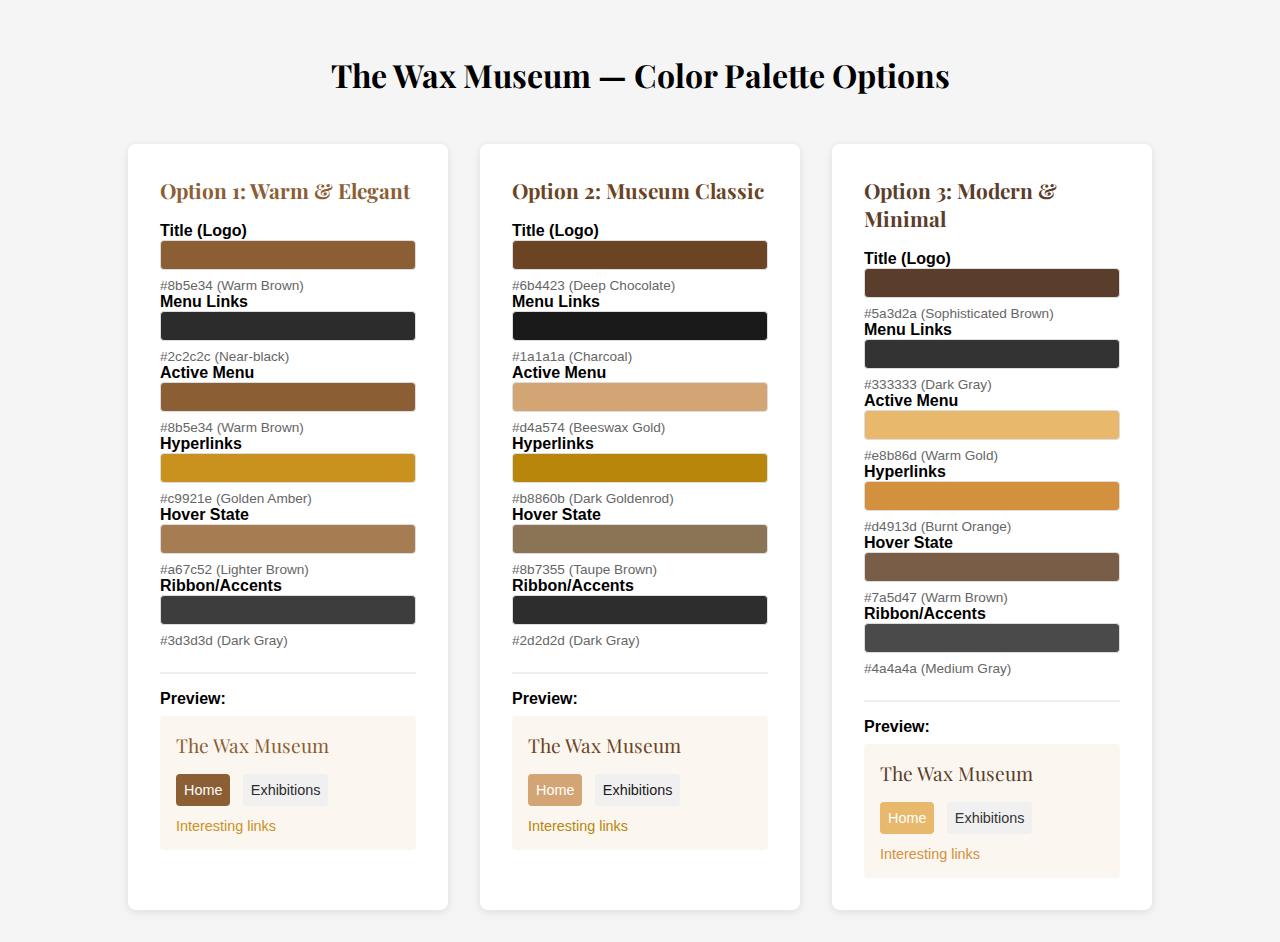
<file: color-palette-preview.html>
<!doctype html>
<html lang="en">
<head>
	<meta charset="utf-8">
	<meta name="viewport" content="width=device-width,initial-scale=1">
	<title>Color Palette Preview</title>
	<link href="https://fonts.googleapis.com/css2?family=Playfair+Display:wght@700&display=swap" rel="stylesheet">
	<style>
		* { box-sizing: border-box; }
		body { font-family: Segoe UI, Roboto, Arial, sans-serif; margin: 0; padding: 2rem; background: #f5f5f5; }
		h1 { text-align: center; font-family: 'Playfair Display', serif; margin-bottom: 3rem; }
		.preview-container { display: flex; gap: 2rem; flex-wrap: wrap; justify-content: center; }
		.palette { background: white; padding: 2rem; border-radius: 8px; box-shadow: 0 2px 8px rgba(0,0,0,0.1); width: 320px; }
		.palette h2 { font-family: 'Playfair Display', serif; margin-top: 0; font-size: 1.3rem; }
		.color-row { margin: 1rem 0; padding: 0.75rem; border-radius: 4px; color: white; font-weight: 500; }
		.color-sample { width: 100%; height: 30px; border-radius: 4px; margin-bottom: 0.5rem; border: 1px solid #ddd; }
		.label { font-size: 0.85rem; color: #666; margin-top: 0.25rem; }
		.preview-menu { margin-top: 1.5rem; padding-top: 1rem; border-top: 2px solid #eee; }
		.nav-item { padding: 0.5rem; margin: 0.25rem 0; border-radius: 4px; text-decoration: none; display: inline-block; margin-right: 0.5rem; font-size: 0.9rem; }
		.active { color: white; }
		.link { color: white; text-decoration: underline; }
	</style>
</head>
<body>
	<h1>The Wax Museum — Color Palette Options</h1>
	
	<div class="preview-container">
		<!-- Option 1 -->
		<div class="palette">
			<h2 style="color: #8b5e34;">Option 1: Warm & Elegant</h2>
			
			<div>
				<strong>Title (Logo)</strong>
				<div class="color-sample" style="background: #8b5e34;"></div>
				<div class="label">#8b5e34 (Warm Brown)</div>
			</div>
			
			<div>
				<strong>Menu Links</strong>
				<div class="color-sample" style="background: #2c2c2c;"></div>
				<div class="label">#2c2c2c (Near-black)</div>
			</div>
			
			<div>
				<strong>Active Menu</strong>
				<div class="color-sample" style="background: #8b5e34;"></div>
				<div class="label">#8b5e34 (Warm Brown)</div>
			</div>
			
			<div>
				<strong>Hyperlinks</strong>
				<div class="color-sample" style="background: #c9921e;"></div>
				<div class="label">#c9921e (Golden Amber)</div>
			</div>
			
			<div>
				<strong>Hover State</strong>
				<div class="color-sample" style="background: #a67c52;"></div>
				<div class="label">#a67c52 (Lighter Brown)</div>
			</div>
			
			<div>
				<strong>Ribbon/Accents</strong>
				<div class="color-sample" style="background: #3d3d3d;"></div>
				<div class="label">#3d3d3d (Dark Gray)</div>
			</div>
			
			<div class="preview-menu">
				<strong>Preview:</strong>
				<div style="margin-top: 0.5rem; padding: 1rem; background: #fbf6ef; border-radius: 4px;">
					<div style="font-family: 'Playfair Display', serif; font-size: 1.2rem; color: #8b5e34; margin-bottom: 0.75rem;">The Wax Museum</div>
					<div>
						<a class="nav-item" style="background: #8b5e34; color: white;">Home</a>
						<a class="nav-item" style="color: #2c2c2c; background: #f0f0f0;">Exhibitions</a>
					</div>
					<div style="margin-top: 0.5rem; font-size: 0.9rem;">
						<a style="color: #c9921e; text-decoration: none;">Interesting links</a>
					</div>
				</div>
			</div>
		</div>
		
		<!-- Option 2 -->
		<div class="palette">
			<h2 style="color: #6b4423;">Option 2: Museum Classic</h2>
			
			<div>
				<strong>Title (Logo)</strong>
				<div class="color-sample" style="background: #6b4423;"></div>
				<div class="label">#6b4423 (Deep Chocolate)</div>
			</div>
			
			<div>
				<strong>Menu Links</strong>
				<div class="color-sample" style="background: #1a1a1a;"></div>
				<div class="label">#1a1a1a (Charcoal)</div>
			</div>
			
			<div>
				<strong>Active Menu</strong>
				<div class="color-sample" style="background: #d4a574;"></div>
				<div class="label">#d4a574 (Beeswax Gold)</div>
			</div>
			
			<div>
				<strong>Hyperlinks</strong>
				<div class="color-sample" style="background: #b8860b;"></div>
				<div class="label">#b8860b (Dark Goldenrod)</div>
			</div>
			
			<div>
				<strong>Hover State</strong>
				<div class="color-sample" style="background: #8b7355;"></div>
				<div class="label">#8b7355 (Taupe Brown)</div>
			</div>
			
			<div>
				<strong>Ribbon/Accents</strong>
				<div class="color-sample" style="background: #2d2d2d;"></div>
				<div class="label">#2d2d2d (Dark Gray)</div>
			</div>
			
			<div class="preview-menu">
				<strong>Preview:</strong>
				<div style="margin-top: 0.5rem; padding: 1rem; background: #fbf6ef; border-radius: 4px;">
					<div style="font-family: 'Playfair Display', serif; font-size: 1.2rem; color: #6b4423; margin-bottom: 0.75rem;">The Wax Museum</div>
					<div>
						<a class="nav-item" style="background: #d4a574; color: white;">Home</a>
						<a class="nav-item" style="color: #1a1a1a; background: #f0f0f0;">Exhibitions</a>
					</div>
					<div style="margin-top: 0.5rem; font-size: 0.9rem;">
						<a style="color: #b8860b; text-decoration: none;">Interesting links</a>
					</div>
				</div>
			</div>
		</div>
		
		<!-- Option 3 -->
		<div class="palette">
			<h2 style="color: #5a3d2a;">Option 3: Modern & Minimal</h2>
			
			<div>
				<strong>Title (Logo)</strong>
				<div class="color-sample" style="background: #5a3d2a;"></div>
				<div class="label">#5a3d2a (Sophisticated Brown)</div>
			</div>
			
			<div>
				<strong>Menu Links</strong>
				<div class="color-sample" style="background: #333333;"></div>
				<div class="label">#333333 (Dark Gray)</div>
			</div>
			
			<div>
				<strong>Active Menu</strong>
				<div class="color-sample" style="background: #e8b86d;"></div>
				<div class="label">#e8b86d (Warm Gold)</div>
			</div>
			
			<div>
				<strong>Hyperlinks</strong>
				<div class="color-sample" style="background: #d4913d;"></div>
				<div class="label">#d4913d (Burnt Orange)</div>
			</div>
			
			<div>
				<strong>Hover State</strong>
				<div class="color-sample" style="background: #7a5d47;"></div>
				<div class="label">#7a5d47 (Warm Brown)</div>
			</div>
			
			<div>
				<strong>Ribbon/Accents</strong>
				<div class="color-sample" style="background: #4a4a4a;"></div>
				<div class="label">#4a4a4a (Medium Gray)</div>
			</div>
			
			<div class="preview-menu">
				<strong>Preview:</strong>
				<div style="margin-top: 0.5rem; padding: 1rem; background: #fbf6ef; border-radius: 4px;">
					<div style="font-family: 'Playfair Display', serif; font-size: 1.2rem; color: #5a3d2a; margin-bottom: 0.75rem;">The Wax Museum</div>
					<div>
						<a class="nav-item" style="background: #e8b86d; color: white;">Home</a>
						<a class="nav-item" style="color: #333333; background: #f0f0f0;">Exhibitions</a>
					</div>
					<div style="margin-top: 0.5rem; font-size: 0.9rem;">
						<a style="color: #d4913d; text-decoration: none;">Interesting links</a>
					</div>
				</div>
			</div>
		</div>
	</div>
</body>
</html>
</file>
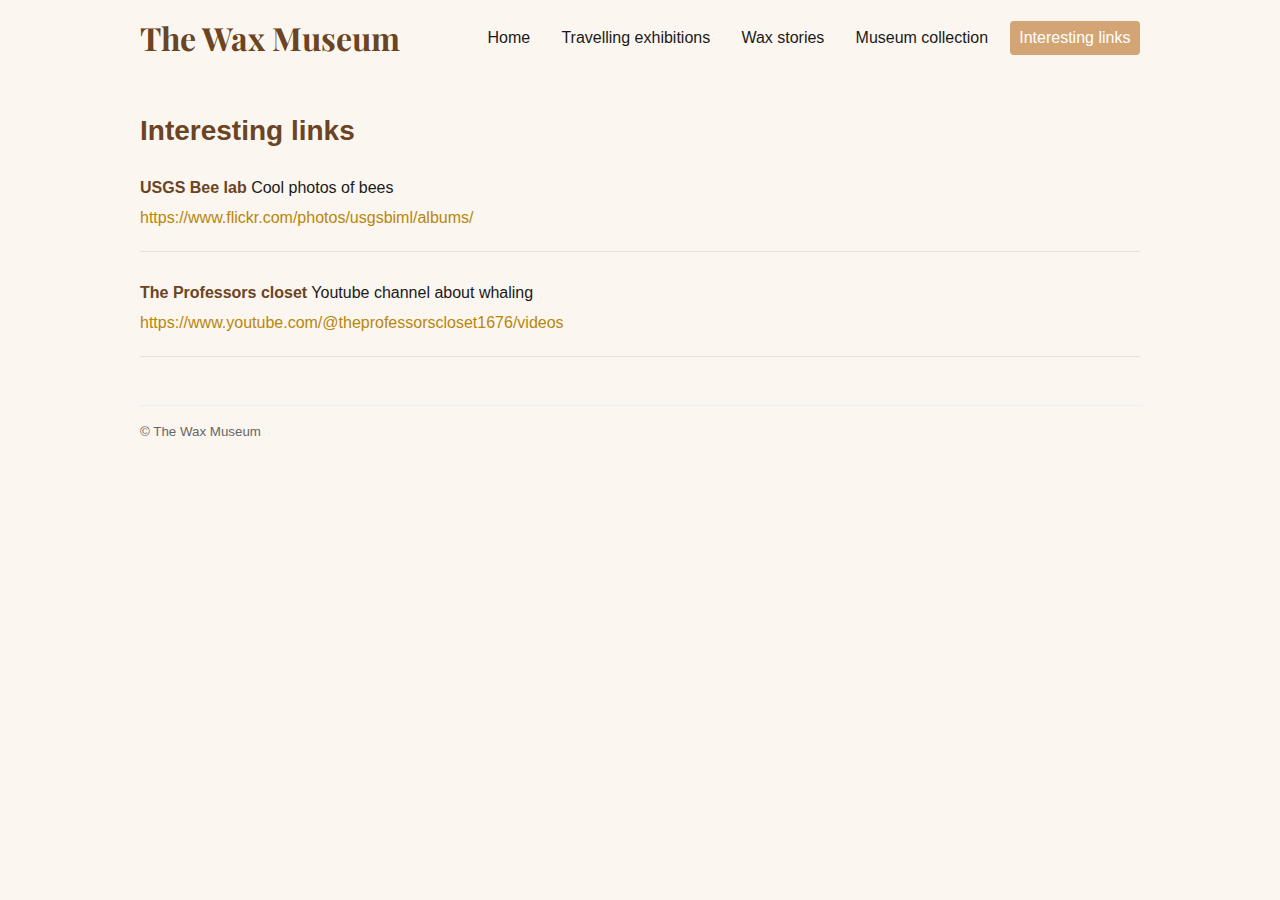
<file: links.html>
<!doctype html>
<html lang="en">
<head>
  <meta charset="utf-8">
  <meta name="viewport" content="width=device-width,initial-scale=1">
  <title>The Wax Museum - Interesting links</title>
  <link href="https://fonts.googleapis.com/css2?family=Playfair+Display:wght@700&display=swap" rel="stylesheet">
  <link rel="stylesheet" href="styles.css">
</head>
<body id="links">
  <header>
    <div class="container header-inner">
      <h1 class="logo">The Wax Museum</h1>
      <nav class="nav">
        <a href="index.html">Home</a>
        <a href="travelling.html">Travelling exhibitions</a>
        <a href="waxstories.html">Wax stories</a>
        <a href="collection.html">Museum collection</a>
        <a href="links.html">Interesting links</a>
      </nav>
      <button class="nav-toggle" aria-label="Toggle navigation">☰</button>
    </div>
  </header>

  <main class="container">
    <h2>Interesting links</h2>
    <div class="links-list">
      <div class="link-item">
        <p><strong>USGS Bee lab</strong> Cool photos of bees</p>
        <a href="https://www.flickr.com/photos/usgsbiml/albums/" target="_blank">https://www.flickr.com/photos/usgsbiml/albums/</a>
      </div>
      <div class="link-item">
        <p><strong>The Professors closet</strong> Youtube channel about whaling</p>
        <a href="https://www.youtube.com/@theprofessorscloset1676/videos" target="_blank">https://www.youtube.com/@theprofessorscloset1676/videos</a>
      </div>
    </div>
  </main>

  <footer class="container footer">
    <small>&copy; The Wax Museum</small>
  </footer>

  <script>
    (function(){
      const links = document.querySelectorAll('nav a');
      const path = location.pathname.split('/').pop() || 'index.html';
      links.forEach(a => { if (a.getAttribute('href') === path) a.classList.add('active'); });
      document.querySelector('.nav-toggle').addEventListener('click', ()=>document.querySelector('.nav').classList.toggle('open'));
    })();
  </script>
</body>
</html>
</file>
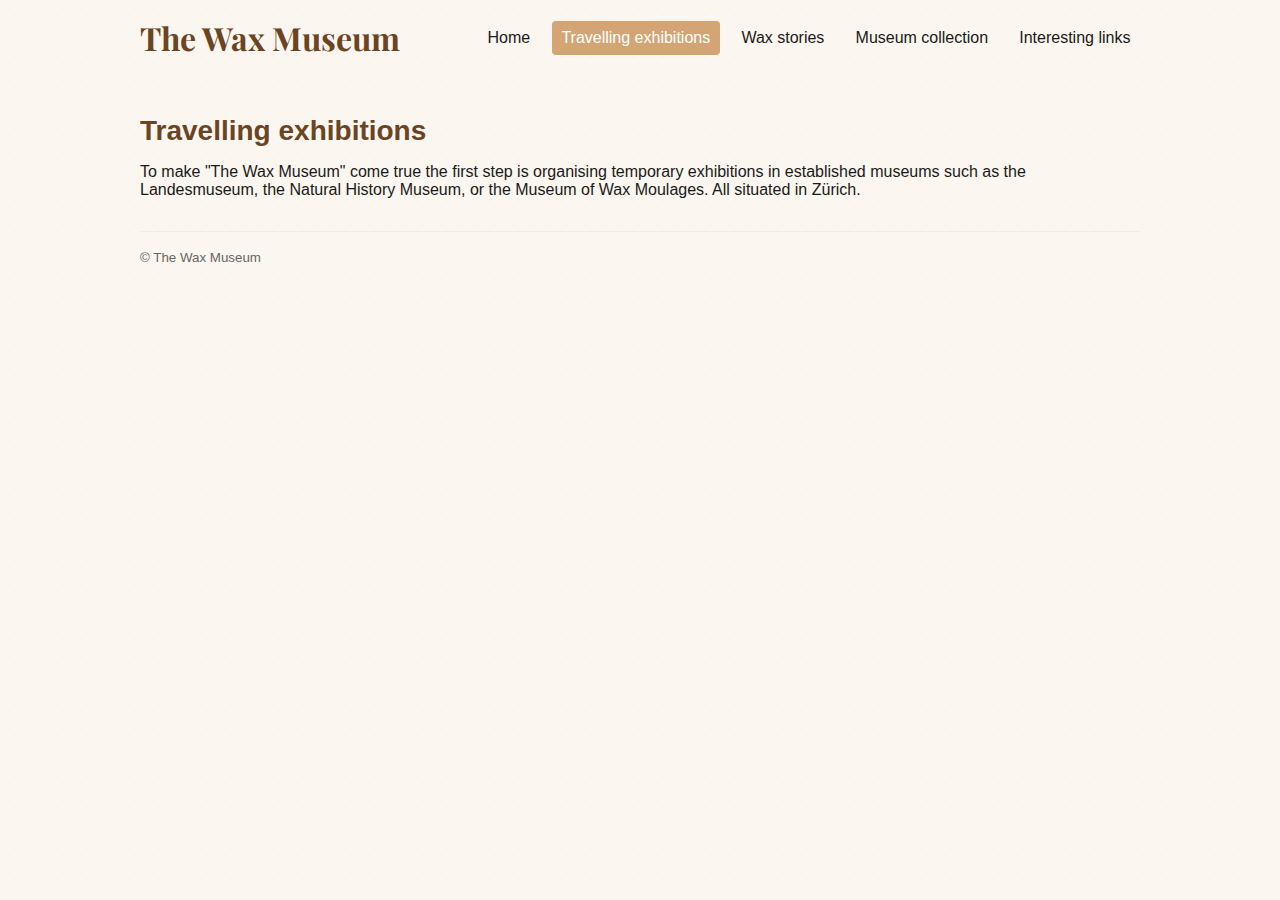
<file: travelling.html>
<!doctype html>
<html lang="en">
<head>
  <meta charset="utf-8">
  <meta name="viewport" content="width=device-width,initial-scale=1">
  <title>The Wax Museum - Travelling exhibitions</title>
  <link href="https://fonts.googleapis.com/css2?family=Playfair+Display:wght@700&display=swap" rel="stylesheet">
  <link rel="stylesheet" href="styles.css">
</head>
<body id="travelling">
  <header>
    <div class="container header-inner">
      <h1 class="logo">The Wax Museum</h1>
      <nav class="nav">
        <a href="index.html">Home</a>
        <a href="travelling.html">Travelling exhibitions</a>
        <a href="waxstories.html">Wax stories</a>
        <a href="collection.html">Museum collection</a>
        <a href="links.html">Interesting links</a>
      </nav>
      <button class="nav-toggle" aria-label="Toggle navigation">☰</button>
    </div>
  </header>

  <main class="container">
    <h2>Travelling exhibitions</h2>

    <p>To make "The Wax Museum" come true the first step is organising temporary exhibitions in established museums such as the Landesmuseum, the Natural History Museum, or the Museum of Wax Moulages. All situated in Zürich.</p>
  </main>

  <footer class="container footer">
    <small>&copy; The Wax Museum</small>
  </footer>

  <script>
    (function(){
      const links = document.querySelectorAll('nav a');
      const path = location.pathname.split('/').pop() || 'index.html';
      links.forEach(a => { if (a.getAttribute('href') === path) a.classList.add('active'); });
      document.querySelector('.nav-toggle').addEventListener('click', ()=>document.querySelector('.nav').classList.toggle('open'));
    })();
  </script>
</body>
</html>
</file>
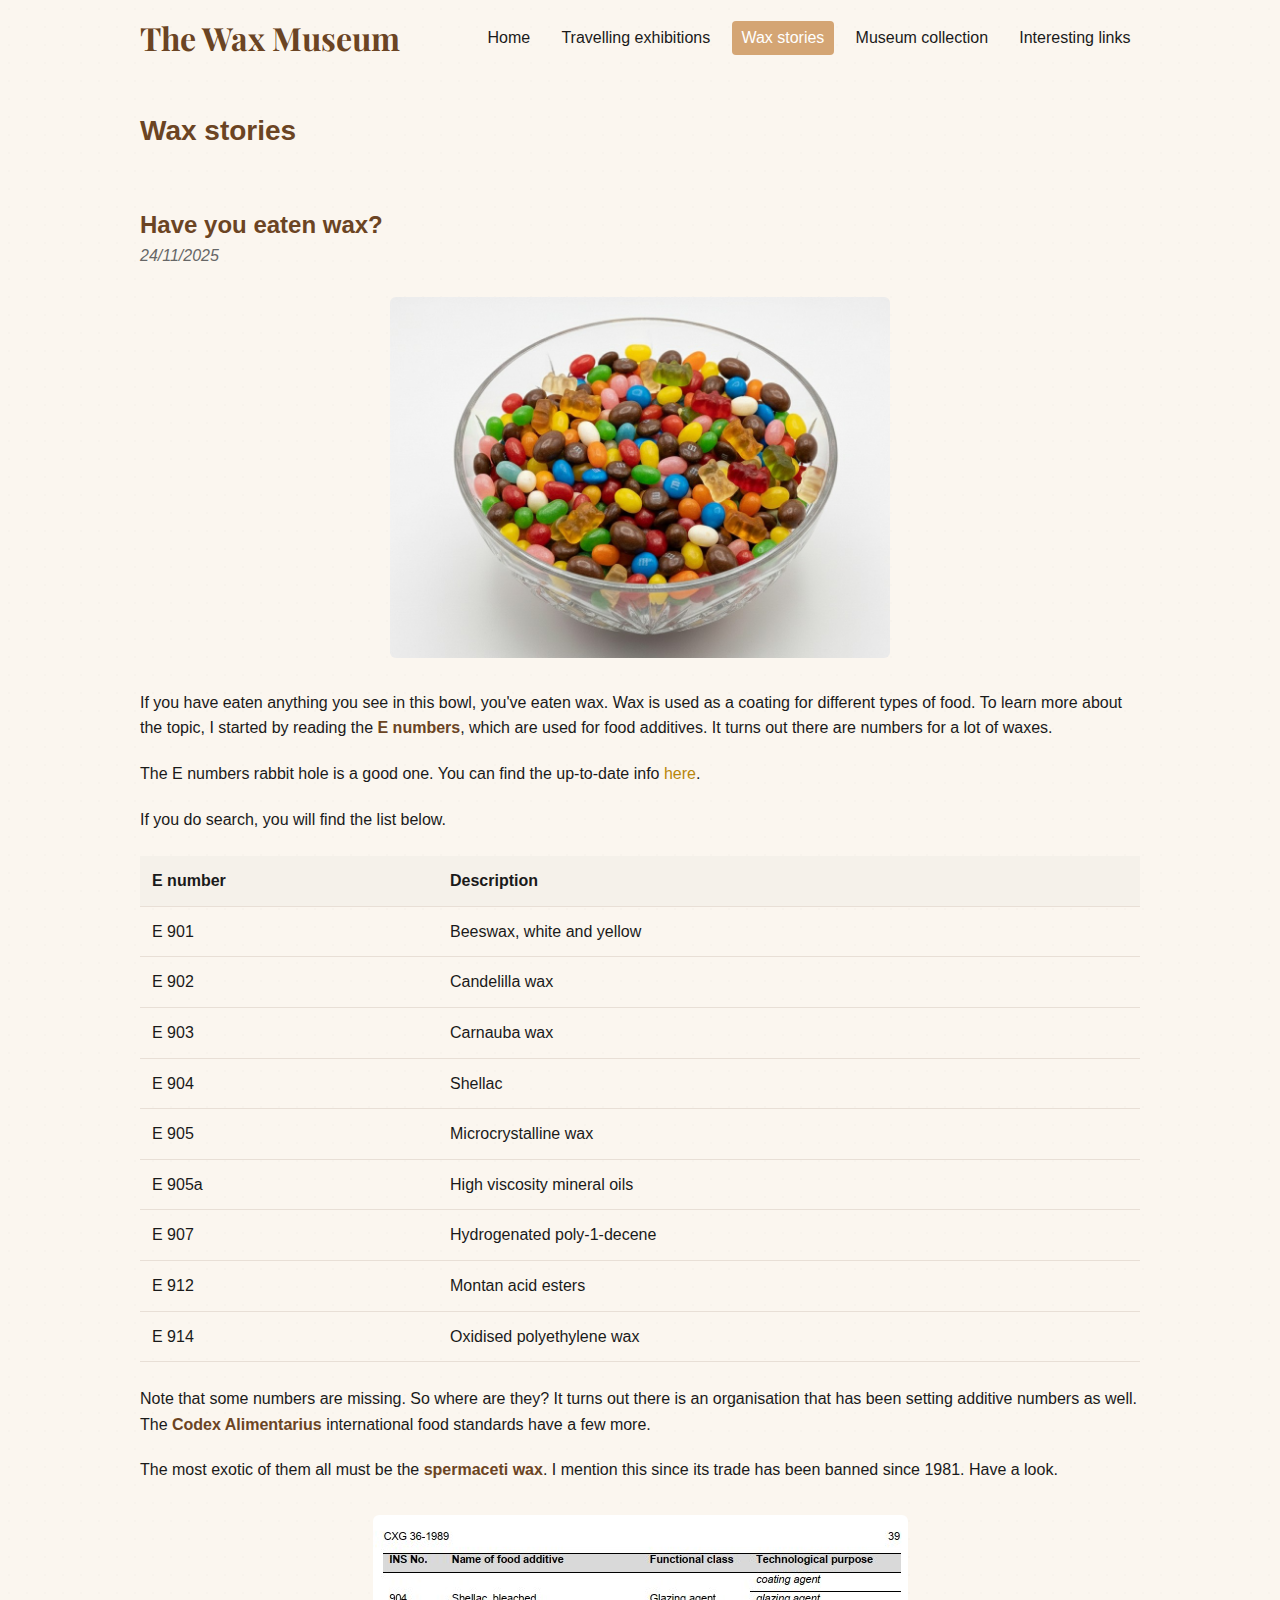
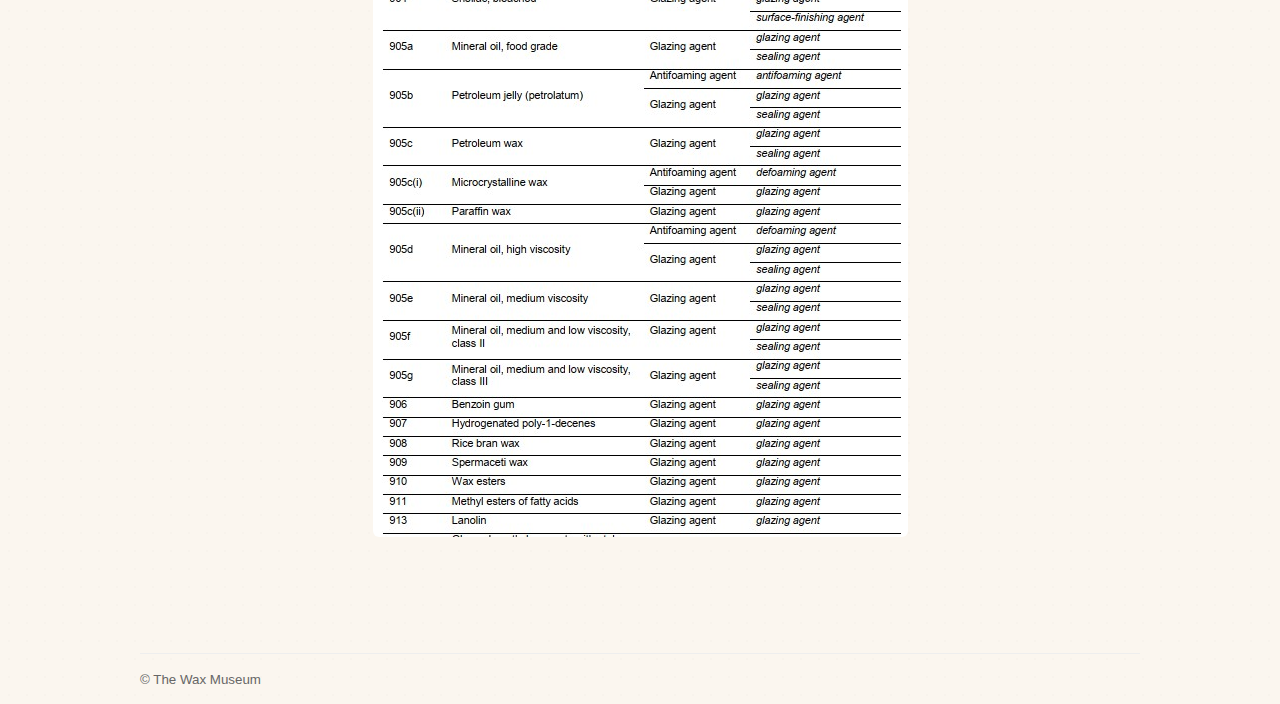
<file: waxstories.html>
<!doctype html>
<html lang="en">
<head>
  <meta charset="utf-8">
  <meta name="viewport" content="width=device-width,initial-scale=1">
  <title>The Wax Museum - Wax stories</title>
  <link href="https://fonts.googleapis.com/css2?family=Playfair+Display:wght@700&display=swap" rel="stylesheet">
  <link rel="stylesheet" href="styles.css">
</head>
<body id="waxstories">
  <header>
    <div class="container header-inner">
      <h1 class="logo">The Wax Museum</h1>
      <nav class="nav">
        <a href="index.html">Home</a>
        <a href="travelling.html">Travelling exhibitions</a>
        <a href="waxstories.html">Wax stories</a>
        <a href="collection.html">Museum collection</a>
        <a href="links.html">Interesting links</a>
      </nav>
      <button class="nav-toggle" aria-label="Toggle navigation">☰</button>
    </div>
  </header>

  <main class="container">
    <h2>Wax stories</h2>
    
    <article class="wax-story">
      <h3>Have you eaten wax?</h3>
      <p class="story-date">24/11/2025</p>
      
      <figure class="story-image">
        <img src="images/Wax-coated-candy.jpg" alt="Bowl of wax-coated candies" style="max-width: 500px; margin: 0 auto; display: block;">
      </figure>
      
      <div class="story-content">
        <p>If you have eaten anything you see in this bowl, you've eaten wax. Wax is used as a coating for different types of food. To learn more about the topic, I started by reading the <strong>E numbers</strong>, which are used for food additives. It turns out there are numbers for a lot of waxes.</p>
        
        <p>The E numbers rabbit hole is a good one. You can find the up-to-date info <a href="https://ec.europa.eu/food/food-feed-portal/screen/food-additives/search" target="_blank">here</a>.</p>
        
        <p>If you do search, you will find the list below.</p>
        
        <table class="story-table">
          <thead>
            <tr>
              <th>E number</th>
              <th>Description</th>
            </tr>
          </thead>
          <tbody>
            <tr>
              <td>E 901</td>
              <td>Beeswax, white and yellow</td>
            </tr>
            <tr>
              <td>E 902</td>
              <td>Candelilla wax</td>
            </tr>
            <tr>
              <td>E 903</td>
              <td>Carnauba wax</td>
            </tr>
            <tr>
              <td>E 904</td>
              <td>Shellac</td>
            </tr>
            <tr>
              <td>E 905</td>
              <td>Microcrystalline wax</td>
            </tr>
            <tr>
              <td>E 905a</td>
              <td>High viscosity mineral oils</td>
            </tr>
            <tr>
              <td>E 907</td>
              <td>Hydrogenated poly-1-decene</td>
            </tr>
            <tr>
              <td>E 912</td>
              <td>Montan acid esters</td>
            </tr>
            <tr>
              <td>E 914</td>
              <td>Oxidised polyethylene wax</td>
            </tr>
          </tbody>
        </table>
        
        <p>Note that some numbers are missing. So where are they? It turns out there is an organisation that has been setting additive numbers as well. The <strong>Codex Alimentarius</strong> international food standards have a few more.</p>
        
        <p>The most exotic of them all must be the <strong>spermaceti wax</strong>. I mention this since its trade has been banned since 1981. Have a look.</p>
      </div>
      
      <figure class="story-image">
        <img src="images/INS904-913.jpg" alt="Food additives reference chart">
      </figure>
    </article>
  </main>

  <footer class="container footer">
    <small>&copy; The Wax Museum</small>
  </footer>

  <script>
    (function(){
      const links = document.querySelectorAll('nav a');
      const path = location.pathname.split('/').pop() || 'index.html';
      links.forEach(a => { if (a.getAttribute('href') === path) a.classList.add('active'); });
      document.querySelector('.nav-toggle').addEventListener('click', ()=>document.querySelector('.nav').classList.toggle('open'));
    })();
  </script>
</body>
</html>
</file>
<file: styles.css>
/* Basic layout and navigation */
:root{
  --bg:#fbf6ef; /* light parchment tone so PNG alpha looks natural */
  --text:#1a1a1a; /* charcoal black */
  --accent:#6b4423; /* deep chocolate brown */
  --accent-light:#d4a574; /* beeswax gold */
  --link:#b8860b; /* dark goldenrod */
  --link-hover:#8b7355; /* taupe brown */
  --muted:#666;
  --ribbon:#2d2d2d; /* dark gray */
}

body{font-family:Segoe UI, Roboto, Arial, sans-serif;margin:0;color:var(--text);background:var(--bg);background-image:radial-gradient(rgba(0,0,0,0.01) 1px, transparent 1px);background-size:18px 18px}
/* Heading styles */
h1,h2,h3,h4,h5,h6{color:var(--accent);margin:1.5rem 0 1rem 0;font-weight:700}
h1{font-size:2rem}
h2{font-size:1.75rem}
h3{font-size:1.5rem}
h4{font-size:1.25rem}
h5{font-size:1.1rem}
h6{font-size:1rem}
.container{max-width:1000px;margin:0 auto;padding:1rem}
.header-inner{display:flex;align-items:center;justify-content:space-between;gap:1rem}
.logo{margin:0;font-size:2rem;color:var(--accent);font-family:'Playfair Display',serif;font-weight:700}
.nav{display:flex;gap:0.75rem}
.nav a{display:inline-block;padding:0.5rem 0.6rem;color:var(--text);text-decoration:none;border-radius:4px}
.nav a:hover{background:#f3f3f3}
.nav a.active{background:var(--accent-light);color:#fff}
.nav-toggle{display:none;background:transparent;border:0;font-size:1.25rem}
.hero{padding:2rem 0}
/* Centered image and intro text for "What is wax?" section */
.what-is-wax{padding:1.5rem 0;border-top:1px solid #f0e9e3;margin-top:1rem}
.hero-image{text-align:center;margin:0.75rem 0;max-width:40ch;margin-left:auto;margin-right:auto}
.hero-image img{max-width:100%;height:auto;display:block;margin:0 auto}
.intro-text{max-width:760px;margin:0.75rem auto;color:var(--text);line-height:1.55;margin-top:2rem}
.intro-text p{margin:0.75rem 0}
/* Links page styling */
.links-list{margin-top:2rem}
.link-item{margin-bottom:2rem;padding-bottom:1.5rem;border-bottom:1px solid #e8dfd6}
.link-item p{margin:0 0 0.75rem 0;color:var(--text)}
.link-item strong{color:var(--accent)}
.link-item a{color:var(--link);text-decoration:none;font-weight:500}
.link-item a:hover{color:var(--link-hover);text-decoration:underline}
/* Collection page styling */
.collection-item{margin:2rem 0;padding:2rem 0;border-bottom:2px solid #e8dfd6}
.collection-item:last-child{border-bottom:none}
.collection-item h3{margin-top:0}
.item-images{display:flex;gap:1.5rem;margin:1.5rem 0;flex-wrap:wrap}
.image-wrapper{flex:1;min-width:250px;overflow:hidden}
.lightbox-image{width:100%;height:300px;object-fit:cover;display:block;cursor:pointer;border-radius:6px;transition:transform 0.2s}
.lightbox-image:hover{transform:scale(1.02)}
.image-wrapper:nth-child(2) .lightbox-image{object-position:center 50%}

/* Collection item layout options */
/* Default: images-top (images above text) */
.collection-item.collection-layout{display:block}
.collection-item.collection-layout .item-images{display:flex;gap:1.5rem;margin:1.5rem 0;flex-wrap:wrap}
.collection-item.collection-layout .image-wrapper{flex:1;min-width:250px;overflow:hidden}
.collection-item.collection-layout .lightbox-image{width:100%;height:300px;object-fit:cover;cursor:pointer;border-radius:6px;transition:transform 0.2s;display:block}
.collection-item.collection-layout .lightbox-image:hover{transform:scale(1.02)}

/* images-right: text on left (1/1), images on right (1/1) */
.collection-item.images-right{display:flex;gap:3rem;align-items:flex-start}
.collection-item.images-right > :first-child{flex:1;min-width:250px}
.collection-item.images-right > :last-child{flex:1;min-width:250px;display:flex;justify-content:flex-end}
.collection-item.images-right .item-images{width:100%;max-width:450px;flex-direction:row;gap:1rem;margin:0}
.collection-item.images-right .image-wrapper{flex:1;min-width:150px;overflow:hidden}
.collection-item.images-right .lightbox-image{width:100%;height:300px;object-fit:cover;cursor:pointer;border-radius:6px;transition:transform 0.2s;display:block}
.collection-item.images-right .lightbox-image:hover{transform:scale(1.02)}
@media(max-width:768px){.collection-item.images-right{flex-direction:column}.collection-item.images-right > :last-child{flex:1;justify-content:center}.collection-item.images-right .item-images{max-width:100%;flex-direction:row}}

/* images-right-single: text on left (1/1), single image on right (1/1) */
.collection-item.images-right-single{display:flex;gap:3rem;align-items:flex-start}
.collection-item.images-right-single > :first-child{flex:1;min-width:250px}
.collection-item.images-right-single > :last-child{flex:1;min-width:250px;display:flex;justify-content:flex-end}
.collection-item.images-right-single .lightbox-image{width:100%;max-width:400px;height:500px;object-fit:cover;cursor:pointer;border-radius:6px;transition:transform 0.2s;display:block}
.collection-item.images-right-single .lightbox-image:hover{transform:scale(1.02)}
@media(max-width:768px){.collection-item.images-right-single{flex-direction:column}.collection-item.images-right-single > :last-child{flex:1;justify-content:center}}

/* Wax stories styling */
.wax-story{margin:2rem 0;padding:2rem 0;border-bottom:2px solid #e8dfd6}
.wax-story:last-child{border-bottom:none}
.wax-story h3{margin-top:0}
.story-date{color:var(--muted);font-style:italic;margin-top:-0.5rem;margin-bottom:1.5rem}
.story-image{margin:2rem 0;text-align:center}
.story-image img{max-width:100%;height:auto;border-radius:6px}
.story-content{line-height:1.6;color:var(--text)}
.story-content p{margin:1.25rem 0}
.story-content a{color:var(--link);text-decoration:none;font-weight:500}
.story-content a:hover{color:var(--link-hover);text-decoration:underline}
.story-content strong{color:var(--accent);font-weight:700}
.story-table{width:100%;border-collapse:collapse;margin:1.5rem 0}
.story-table th,.story-table td{padding:0.75rem;text-align:left;border-bottom:1px solid #e8dfd6}
.story-table th{background-color:#f5f1ea;color:var(--text);font-weight:700}
.story-table tr:hover{background-color:#faf7f2}
.story-table td{color:var(--text)}

/* Lightbox modal */
.lightbox{display:none;position:fixed;top:0;left:0;right:0;bottom:0;background:rgba(0,0,0,0.85);z-index:1000;align-items:center;justify-content:center;padding:2rem}
.lightbox.active{display:flex}
.lightbox img{max-width:90vw;max-height:90vh;object-fit:contain}
/* Black ribbon section - 17 lines tall */
.black-ribbon{background-color:var(--ribbon);width:100vw;height:calc(17 * 1.5rem);margin-left:calc(-50vw + 50%);position:relative}
/* Bee wax background section */
.beeswax-section{width:100%;min-height:500px;background-size:cover;background-position:center;background-attachment:fixed;margin-top:calc(3 * 1.5rem);display:flex;align-items:center;justify-content:center;padding:2rem;background-color:#fbf6ef}
.beeswax-content{display:flex;gap:2rem;max-width:900px;width:100%;align-items:center;flex-direction:row}
.beeswax-column{flex:1;min-width:0}
.beeswax-column h3{margin-top:0;color:var(--text)}
.beeswax-column p{color:var(--text);line-height:1.55}
.beeswax-column img{width:100%;height:auto;display:block;border-radius:6px}
figcaption{font-size:0.9rem;color:#000;font-style:italic;margin-top:0.5rem;text-align:center}
@media (max-width:768px){
  .beeswax-content{flex-direction:column;gap:1.5rem}
  .beeswax-section{background-attachment:scroll;min-height:auto;padding:1.5rem;background-image:none}
}
@media (min-width:769px){
  .beeswax-section{margin:0 1.6rem;width:calc(100% - 3.2rem);border:15px solid rgba(0,0,0,0.08)}
}
footer.footer{padding:1rem 0;border-top:1px solid #eee;color:var(--muted)}

/* Responsive */
@media (max-width:700px){
  .nav{position:absolute;left:0;right:0;top:64px;background:#fff;flex-direction:column;padding:1rem;display:none}
  .nav.open{display:flex}
  .nav-toggle{display:inline-block}
  .header-inner{position:relative}
}
</file>
